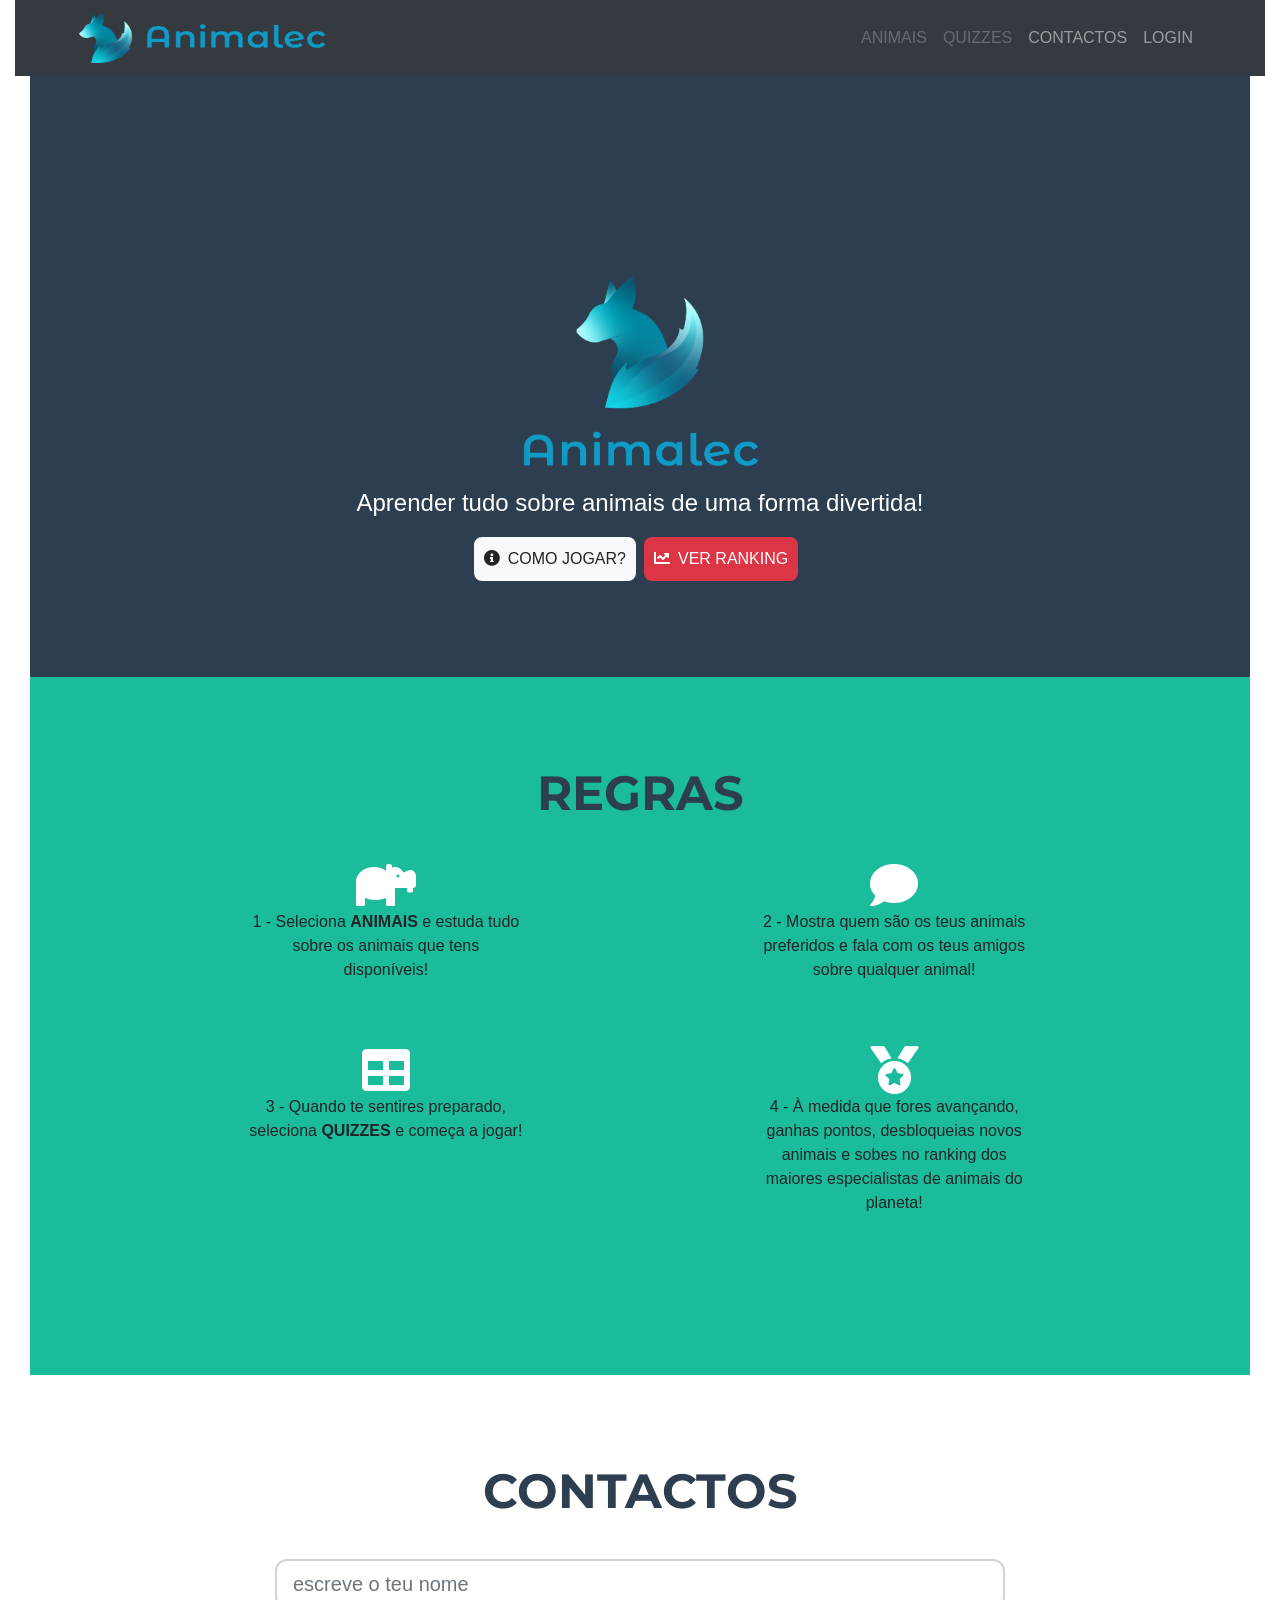
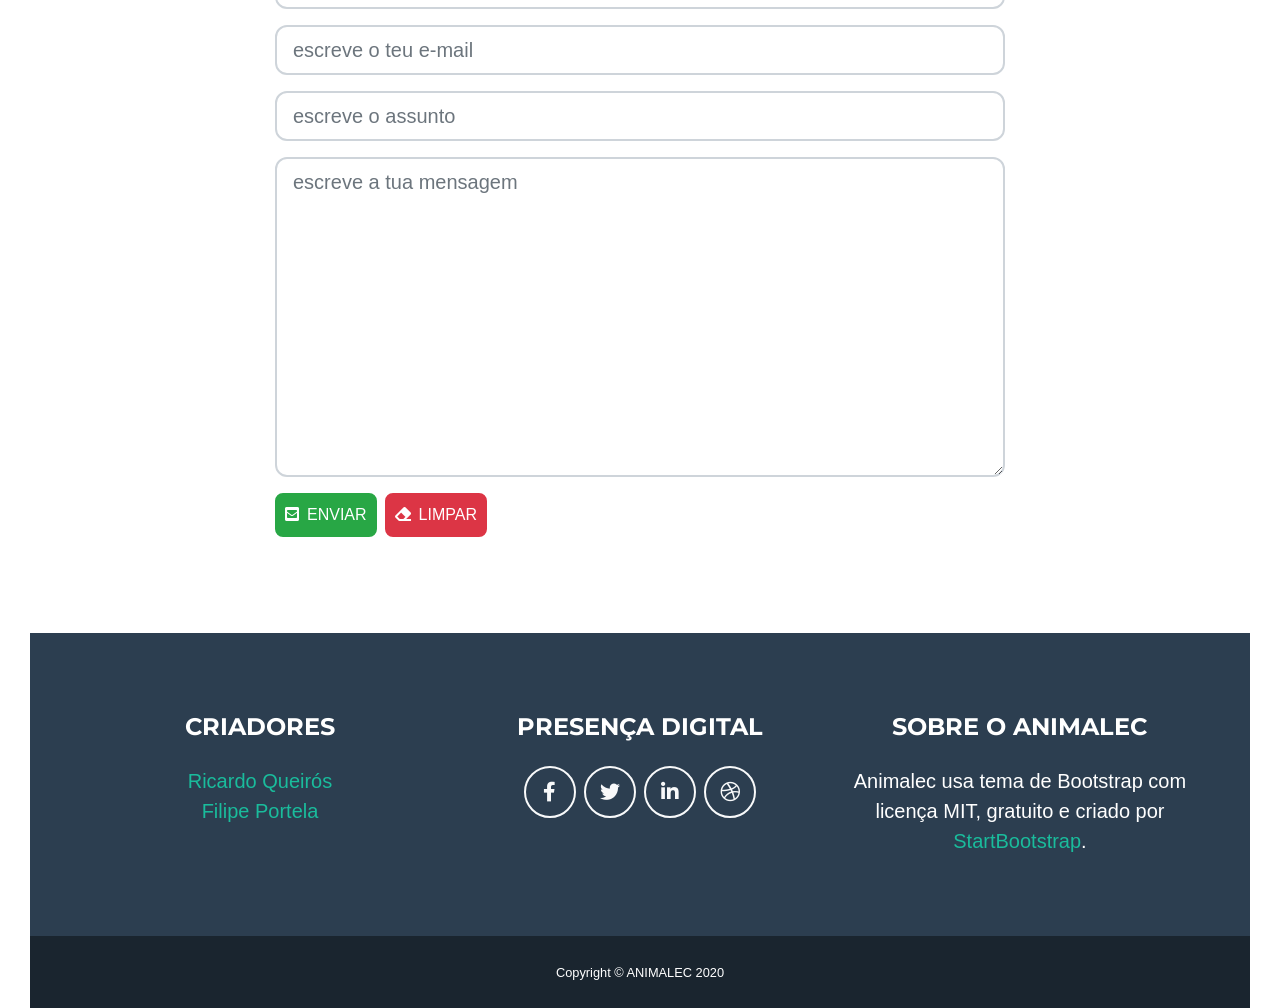
<file: prototipo/index.html>
<!DOCTYPE html>
<html lang="pt-PT">
<head>
  <meta charset="utf-8">
  <meta http-equiv="X-UA-Compatible" content="IE=edge">
  <meta name="viewport" content="width=device-width,initial-scale=1.0">
  <link rel="icon" href="img/animalec.ico">
  <title>ANIMALEC</title>
  <link href="https://fonts.googleapis.com/css?family=Montserrat:400,700" rel="stylesheet" type="text/css">
  <link rel="stylesheet" href="https://cdnjs.cloudflare.com/ajax/libs/font-awesome/5.6.3/css/all.min.css">
  <!-- Theme CSS (igual ao public/css/animalec.css do Animalec) -->
  <link href="css/animalec.css" rel="stylesheet">
  <link href="css/prototipo.css" rel="stylesheet">
  <script src="js/sweetalert2.all.min.js" defer></script>
  <script src="js/dados.js" defer></script>
  <script src="js/app.js" defer></script>
</head>
<body data-pagina="home">
  <a class="sr-only sr-only-focusable" href="#conteudo">Saltar para o conteúdo</a>
  <!-- App.vue -->
  <div class="container-fluid" id="app">
    <!-- NavBar.vue -->
    <header>
      <nav class="navbar navbar-dark bg-dark navbar-expand-lg" aria-label="Navegação principal">
        <a href="index.html" class="navbar-brand ml-5"><img src="img/animalec_line.png" alt="Animalec" title="Página principal do Animalec" style="width: 250px; height: 50px;"></a>
        <button type="button" aria-label="Toggle navigation" aria-controls="nav-collapse" aria-expanded="false" class="navbar-toggler"><span class="navbar-toggler-icon"></span></button>
        <div id="nav-collapse" class="navbar-collapse collapse">
          <ul class="navbar-nav ml-auto mr-5">
            <li class="nav-item"><a href="#" class="nav-link" data-fora="Animais (área do utilizador)">ANIMAIS</a></li>
            <li class="nav-item"><a href="#" class="nav-link" data-fora="Quizzes (área do utilizador)">QUIZZES</a></li>
            <li class="nav-item"><a href="index.html#contacts" class="nav-link">CONTACTOS</a></li>
            <li class="nav-item" id="nav-admin" hidden><a href="admin.html" class="nav-link">ADMIN</a></li>
            <li class="nav-item" id="nav-login"><a href="login.html" class="nav-link">LOGIN</a></li>
          </ul>
        </div>
      </nav>
    </header>
    <main id="conteudo">
      <!-- Home.vue -->
      <div class="container-fluid"><header class="masthead bg-secondary text-white text-center"><div class="row"><div class="col"><img src="img/animalec.png" alt="Animalec" class="masthead-avatar mb-2"><p class="masthead-subheading font-weight-light"> Aprender tudo sobre animais de uma forma divertida! </p></div></div><div class="row"><div class="col"><a target="_self" href="#rules" class="btn p-2 mr-2 btn-light"><i class="fas fa-info-circle mr-2"></i>COMO JOGAR? </a><button type="button" class="btn p-2 mr-2 btn-danger" data-fora="Ranking"><i class="fas fa-chart-line mr-2"></i>VER RANKING </button></div></div></header><section id="rules" class="page-section bg-primary"><div class="container-fluid"><h4 class="page-section-heading text-center text-uppercase text-secondary mb-5"> REGRAS </h4><div class="row mt-5 mb-5"><div class="col-2"></div><div class="text-center col"><i class="fas fa-hippo fa-3x" style="color: white;"></i><p> 1 - Seleciona <strong>ANIMAIS</strong> e estuda tudo sobre os animais que tens disponíveis! </p></div><div class="col-2"></div><div class="text-center col"><i class="fas fa-comment fa-3x" style="color: white;"></i><p>2 - Mostra quem são os teus animais preferidos e fala com os teus amigos sobre qualquer animal! </p></div><div class="col-2"></div></div><div class="row mb-5"><div class="col-2"></div><div class="text-center col"><i class="fas fa-table fa-3x" style="color: white;"></i><p>3 - Quando te sentires preparado, seleciona <strong>QUIZZES </strong>e começa a jogar! </p></div><div class="col-2"></div><div class="text-center col"><i class="fas fa-medal fa-3x" style="color: white;"></i><p>4 - À medida que fores avançando, ganhas pontos, desbloqueias novos animais e sobes no ranking dos maiores especialistas de animais do planeta!</p></div><div class="col-2"></div></div></div></section><section id="contacts" class="page-section"><div class="container"><h2 class="page-section-heading text-center text-uppercase text-secondary mb-5"> CONTACTOS </h2><form data-fora="Envio de contactos"><div class="row"><div class="col-2"></div><div class="col-8"><div class="form-group"><input type="text" id="txtName" placeholder="escreve o teu nome" required="required" class="form-control form-control-lg" aria-label="Nome"></div><div class="form-group"><input type="email" id="txtEmail" placeholder="escreve o teu e-mail" required="required" class="form-control form-control-lg" aria-label="E-mail"></div><div class="form-group"><input type="text" id="txtSubject" placeholder="escreve o assunto" required="required" class="form-control form-control-lg" aria-label="Assunto"></div><div class="form-group"><textarea id="txtDescription" placeholder="escreve a tua mensagem" cols="30" rows="10" class="form-control form-control-lg" aria-label="Mensagem"></textarea></div></div><div class="col-2"></div></div><div class="row"><div class="col-2"></div><div class="col"><button type="submit" class="btn p-2 mr-2 btn-success"><i class="fas fa-envelope-square mr-2"></i>ENVIAR </button><button type="reset" class="btn p-2 btn-danger"><i class="fas fa-eraser mr-2"></i>LIMPAR </button></div><div class="col-2"></div></div></form></div></section><footer class="footer text-center"><div class="container"><div class="row"><div class="col-lg-4 mb-5 mb-lg-0"><h4 class="text-uppercase mb-4">Criadores</h4><p class="lead mb-0"><a href="mailto:ricardo.queiros@gmail.com" target="_blank">Ricardo Queirós</a><br><a href="mailto:filipeportela@iotech.pt" target="_blank">Filipe Portela</a></p></div><div class="col-lg-4 mb-5 mb-lg-0"><h4 class="text-uppercase mb-4">PRESENÇA DIGITAL</h4><a href="#" class="btn btn-outline-light btn-social mx-1" aria-label="Facebook"><i class="fab fa-fw fa-facebook-f"></i></a><a href="#" class="btn btn-outline-light btn-social mx-1" aria-label="Twitter"><i class="fab fa-fw fa-twitter"></i></a><a href="#" class="btn btn-outline-light btn-social mx-1" aria-label="LinkedIn"><i class="fab fa-fw fa-linkedin-in"></i></a><a href="#" class="btn btn-outline-light btn-social mx-1" aria-label="Dribbble"><i class="fab fa-fw fa-dribbble"></i></a></div><div class="col-lg-4"><h4 class="text-uppercase mb-4">Sobre o Animalec</h4><p class="lead mb-0"> Animalec usa tema de Bootstrap com licença MIT, gratuito e criado por <a href="http://startbootstrap.com" target="_blank">StartBootstrap</a>. </p></div></div></div></footer><section class="copyright py-4 text-center text-white"><div class="container"><small>Copyright © ANIMALEC 2020</small></div></section></div>
    </main>
  </div>
</body>
</html>
</file>
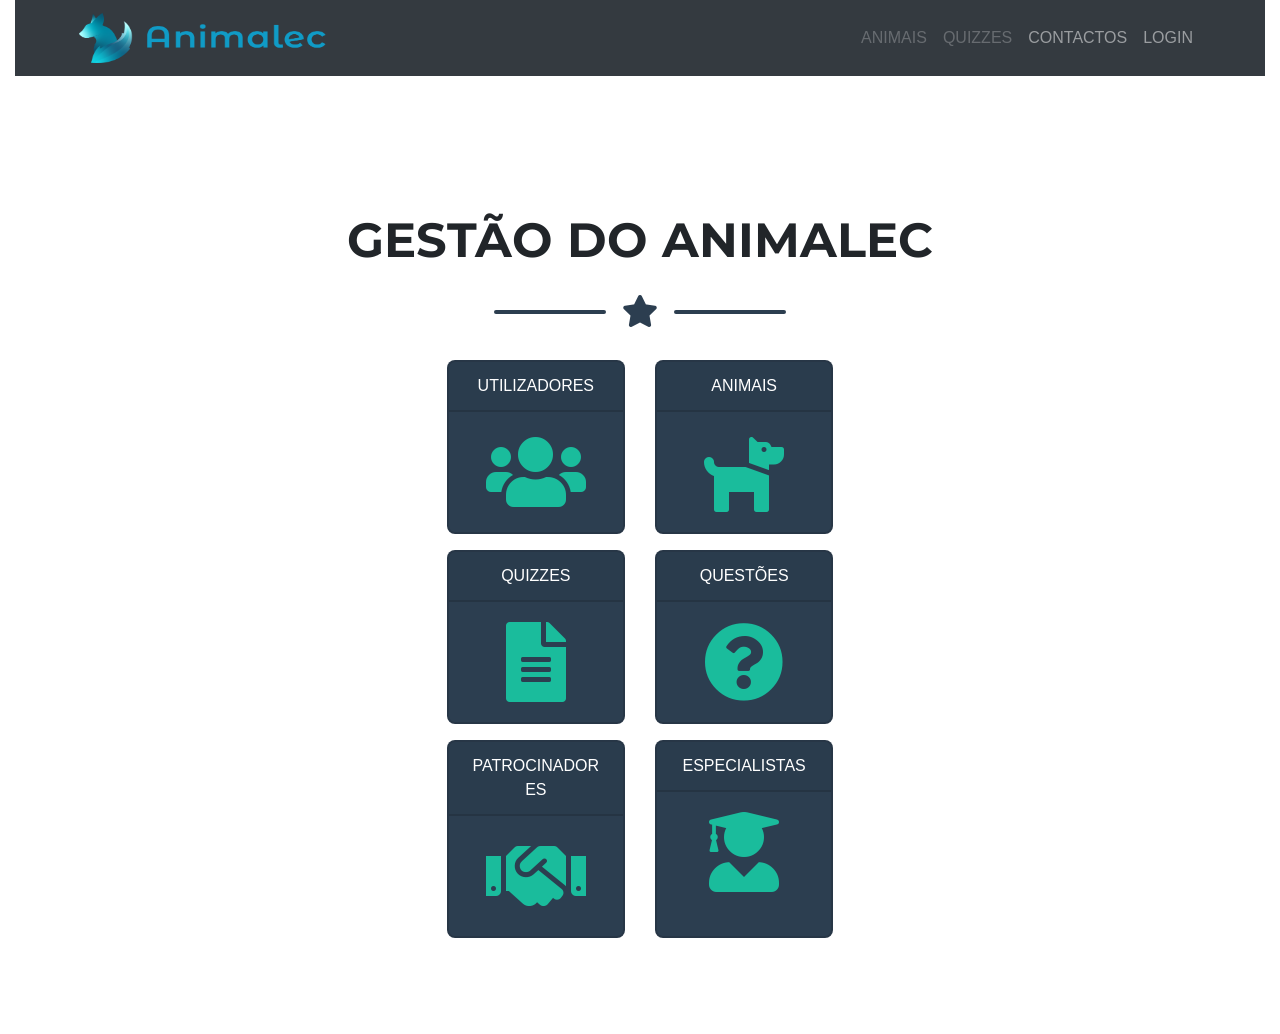
<file: prototipo/admin.html>
<!DOCTYPE html>
<html lang="pt-PT">
<head>
  <meta charset="utf-8">
  <meta http-equiv="X-UA-Compatible" content="IE=edge">
  <meta name="viewport" content="width=device-width,initial-scale=1.0">
  <link rel="icon" href="img/animalec.ico">
  <title>ANIMALEC</title>
  <link href="https://fonts.googleapis.com/css?family=Montserrat:400,700" rel="stylesheet" type="text/css">
  <link rel="stylesheet" href="https://cdnjs.cloudflare.com/ajax/libs/font-awesome/5.6.3/css/all.min.css">
  <!-- Theme CSS (igual ao public/css/animalec.css do Animalec) -->
  <link href="css/animalec.css" rel="stylesheet">
  <link href="css/prototipo.css" rel="stylesheet">
  <script src="js/sweetalert2.all.min.js" defer></script>
  <script src="js/dados.js" defer></script>
  <script src="js/app.js" defer></script>
</head>
<body data-pagina="admin">
  <a class="sr-only sr-only-focusable" href="#conteudo">Saltar para o conteúdo</a>
  <!-- App.vue -->
  <div class="container-fluid" id="app">
    <!-- NavBar.vue -->
    <header>
      <nav class="navbar navbar-dark bg-dark navbar-expand-lg" aria-label="Navegação principal">
        <a href="index.html" class="navbar-brand ml-5"><img src="img/animalec_line.png" alt="Animalec" title="Página principal do Animalec" style="width: 250px; height: 50px;"></a>
        <button type="button" aria-label="Toggle navigation" aria-controls="nav-collapse" aria-expanded="false" class="navbar-toggler"><span class="navbar-toggler-icon"></span></button>
        <div id="nav-collapse" class="navbar-collapse collapse">
          <ul class="navbar-nav ml-auto mr-5">
            <li class="nav-item"><a href="#" class="nav-link" data-fora="Animais (área do utilizador)">ANIMAIS</a></li>
            <li class="nav-item"><a href="#" class="nav-link" data-fora="Quizzes (área do utilizador)">QUIZZES</a></li>
            <li class="nav-item"><a href="index.html#contacts" class="nav-link">CONTACTOS</a></li>
            <li class="nav-item" id="nav-admin" hidden><a href="admin.html" class="nav-link">ADMIN</a></li>
            <li class="nav-item" id="nav-login"><a href="login.html" class="nav-link">LOGIN</a></li>
          </ul>
        </div>
      </nav>
    </header>
    <main id="conteudo">
      <section class="page-section">
        <div class="container-fluid">
          <!-- HeaderPage.vue -->
          <header class="container">
            <div class="row text-center"><div class="col"><h1 class="page-section-heading mt-5">GESTÃO DO ANIMALEC</h1></div></div>
            <div class="row text-center"><div class="col">
              <div class="divider-custom" aria-hidden="true"><div class="divider-custom-line"></div><div class="divider-custom-icon"><i class="fas fa-star"></i></div><div class="divider-custom-line"></div></div>
            </div></div>
          </header>
          <div class="row">
            <div class="col-4"></div>
            <div class="col-4">
              <!-- AdminOptionBox.vue -->
              <nav aria-label="Entidades geridas pelo administrador">
              <div class="card-deck">
                <div class="card text-center bg-secondary text-white"><div class="card-header"><div>UTILIZADORES</div></div><div class="card-body"><a href="users.html" aria-label="Gestão de utilizadores"><i class="fas fa-users fa-5x"></i></a></div></div>
                <div class="card text-center bg-secondary text-white"><div class="card-header"><div>ANIMAIS</div></div><div class="card-body"><a href="animals.html" aria-label="Gestão de animais"><i class="fas fa-dog fa-5x"></i></a></div></div>
              </div>
              <div class="mt-3 card-deck">
                <div class="card text-center bg-secondary text-white"><div class="card-header"><div>QUIZZES</div></div><div class="card-body"><a href="quizzes.html" aria-label="Gestão de quizzes"><i class="fas fa-file-alt fa-5x"></i></a></div></div>
                <div class="card text-center bg-secondary text-white"><div class="card-header"><div>QUESTÕES</div></div><div class="card-body"><a href="questions.html" aria-label="Gestão de questões"><i class="fas fa-question-circle fa-5x"></i></a></div></div>
              </div>
              <!-- NOVO (Tarefa 3.1 b): duas AdminOptionBox para as novas entidades -->
              <div class="mt-3 card-deck">
                <div class="card text-center bg-secondary text-white"><div class="card-header"><div>PATROCINADORES</div></div><div class="card-body"><a href="sponsors.html" aria-label="Gestão de patrocinadores"><i class="fas fa-handshake fa-5x"></i></a></div></div>
                <div class="card text-center bg-secondary text-white"><div class="card-header"><div>ESPECIALISTAS</div></div><div class="card-body"><a href="experts.html" aria-label="Gestão de especialistas"><i class="fas fa-user-graduate fa-5x"></i></a></div></div>
              </div>
              </nav>
            </div>
            <div class="col-4"></div>
          </div>
        </div>
      </section>
    </main>
  </div>
</body>
</html>
</file>
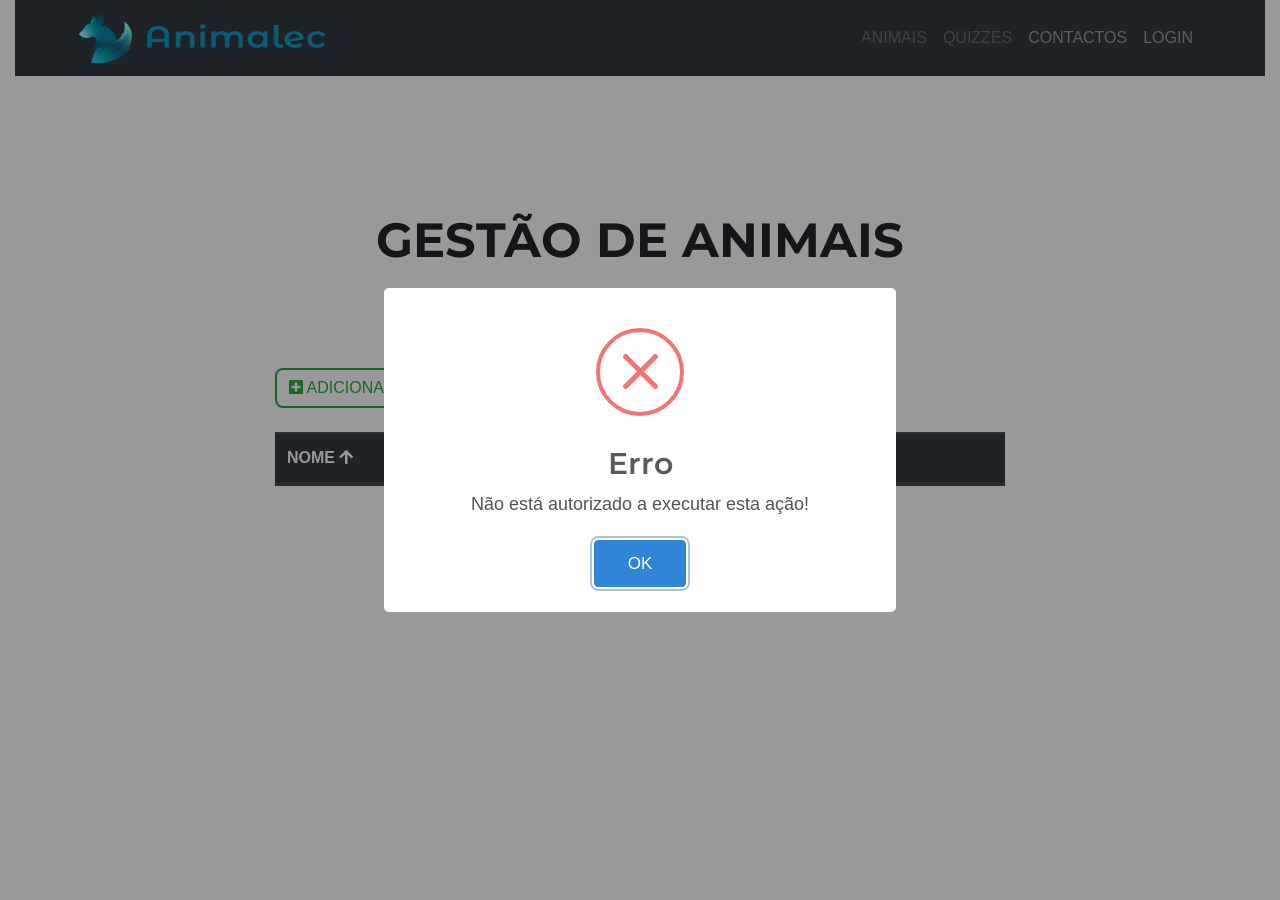
<file: prototipo/animals.html>
<!DOCTYPE html>
<html lang="pt-PT">
<head>
  <meta charset="utf-8">
  <meta http-equiv="X-UA-Compatible" content="IE=edge">
  <meta name="viewport" content="width=device-width,initial-scale=1.0">
  <link rel="icon" href="img/animalec.ico">
  <title>ANIMALEC</title>
  <link href="https://fonts.googleapis.com/css?family=Montserrat:400,700" rel="stylesheet" type="text/css">
  <link rel="stylesheet" href="https://cdnjs.cloudflare.com/ajax/libs/font-awesome/5.6.3/css/all.min.css">
  <!-- Theme CSS (igual ao public/css/animalec.css do Animalec) -->
  <link href="css/animalec.css" rel="stylesheet">
  <link href="css/prototipo.css" rel="stylesheet">
  <script src="js/sweetalert2.all.min.js" defer></script>
  <script src="js/dados.js" defer></script>
  <script src="js/app.js" defer></script>
</head>
<body data-pagina="animals">
  <a class="sr-only sr-only-focusable" href="#conteudo">Saltar para o conteúdo</a>
  <!-- App.vue -->
  <div class="container-fluid" id="app">
    <!-- NavBar.vue -->
    <header>
      <nav class="navbar navbar-dark bg-dark navbar-expand-lg" aria-label="Navegação principal">
        <a href="index.html" class="navbar-brand ml-5"><img src="img/animalec_line.png" alt="Animalec" title="Página principal do Animalec" style="width: 250px; height: 50px;"></a>
        <button type="button" aria-label="Toggle navigation" aria-controls="nav-collapse" aria-expanded="false" class="navbar-toggler"><span class="navbar-toggler-icon"></span></button>
        <div id="nav-collapse" class="navbar-collapse collapse">
          <ul class="navbar-nav ml-auto mr-5">
            <li class="nav-item"><a href="#" class="nav-link" data-fora="Animais (área do utilizador)">ANIMAIS</a></li>
            <li class="nav-item"><a href="#" class="nav-link" data-fora="Quizzes (área do utilizador)">QUIZZES</a></li>
            <li class="nav-item"><a href="index.html#contacts" class="nav-link">CONTACTOS</a></li>
            <li class="nav-item" id="nav-admin" hidden><a href="admin.html" class="nav-link">ADMIN</a></li>
            <li class="nav-item" id="nav-login"><a href="login.html" class="nav-link">LOGIN</a></li>
          </ul>
        </div>
      </nav>
    </header>
    <main id="conteudo">
      <section class="page-section">
        <div class="container">
          <!-- HeaderPage.vue -->
          <header class="container">
            <div class="row text-center"><div class="col"><h1 class="page-section-heading mt-5">GESTÃO DE ANIMAIS</h1></div></div>
            <div class="row text-center"><div class="col">
              <div class="divider-custom" aria-hidden="true"><div class="divider-custom-line"></div><div class="divider-custom-icon"><i class="fas fa-star"></i></div><div class="divider-custom-line"></div></div>
            </div></div>
          </header>
          <!--MENU TOPO-->
          <div class="row mb-4">
            <div class="col-2"></div>
            <div class="col">
              <button type="button" class="btn btn-outline-success mr-2 mt-2" data-fora="ADICIONAR ANIMAL"><i class="fas fa-plus-square"></i> ADICIONAR ANIMAL </button>
              <a href="admin.html" class="btn btn-outline-info mr-2 mt-2"><i class="fas fa-bars"></i> MENU PRINCIPAL </a>
            </div>
            <div class="col-2"></div>
          </div>
          <!--TABLE-->
          <div class="row">
            <div class="col-2"></div>
            <div class="col">
              <table class="table table-striped" id="tabela">
                <caption class="sr-only">Lista de animais</caption>
                <thead class="thead-dark">
                  <tr>
                    <th scope="col" aria-sort="ascending"> NOME <i class="fas fa-arrow-up" role="button" tabindex="0" aria-label="Ordenar por nome" data-ordenar></i></th>
                    <th scope="col">GRUPO</th>
                    <th scope="col">NÍVEL</th>
                    <th scope="col">AÇÕES</th>
                  </tr>
                </thead>
                <tbody></tbody>
              </table>
            </div>
            <div class="col-2"></div>
          </div>
        </div>
      </section>
    </main>
  </div>
</body>
</html>
</file>
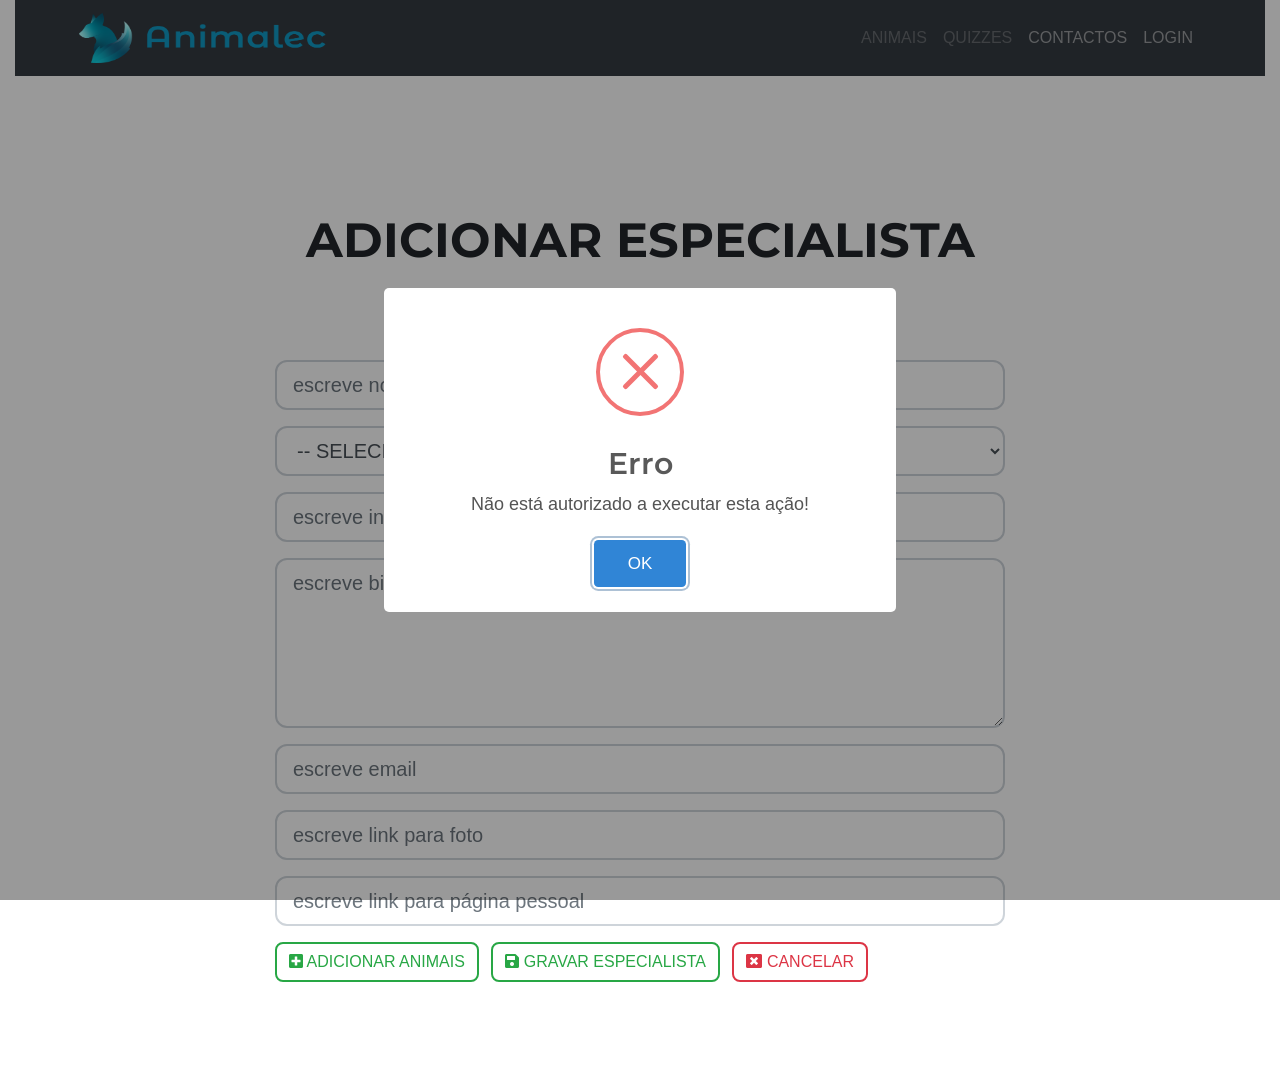
<file: prototipo/expert-form.html>
<!DOCTYPE html>
<html lang="pt-PT">
<head>
  <meta charset="utf-8">
  <meta http-equiv="X-UA-Compatible" content="IE=edge">
  <meta name="viewport" content="width=device-width,initial-scale=1.0">
  <link rel="icon" href="img/animalec.ico">
  <title>ANIMALEC</title>
  <link href="https://fonts.googleapis.com/css?family=Montserrat:400,700" rel="stylesheet" type="text/css">
  <link rel="stylesheet" href="https://cdnjs.cloudflare.com/ajax/libs/font-awesome/5.6.3/css/all.min.css">
  <!-- Theme CSS (igual ao public/css/animalec.css do Animalec) -->
  <link href="css/animalec.css" rel="stylesheet">
  <link href="css/prototipo.css" rel="stylesheet">
  <script src="js/sweetalert2.all.min.js" defer></script>
  <script src="js/dados.js" defer></script>
  <script src="js/app.js" defer></script>
</head>
<body data-pagina="expert-form">
  <a class="sr-only sr-only-focusable" href="#conteudo">Saltar para o conteúdo</a>
  <!-- App.vue -->
  <div class="container-fluid" id="app">
    <!-- NavBar.vue -->
    <header>
      <nav class="navbar navbar-dark bg-dark navbar-expand-lg" aria-label="Navegação principal">
        <a href="index.html" class="navbar-brand ml-5"><img src="img/animalec_line.png" alt="Animalec" title="Página principal do Animalec" style="width: 250px; height: 50px;"></a>
        <button type="button" aria-label="Toggle navigation" aria-controls="nav-collapse" aria-expanded="false" class="navbar-toggler"><span class="navbar-toggler-icon"></span></button>
        <div id="nav-collapse" class="navbar-collapse collapse">
          <ul class="navbar-nav ml-auto mr-5">
            <li class="nav-item"><a href="#" class="nav-link" data-fora="Animais (área do utilizador)">ANIMAIS</a></li>
            <li class="nav-item"><a href="#" class="nav-link" data-fora="Quizzes (área do utilizador)">QUIZZES</a></li>
            <li class="nav-item"><a href="index.html#contacts" class="nav-link">CONTACTOS</a></li>
            <li class="nav-item" id="nav-admin" hidden><a href="admin.html" class="nav-link">ADMIN</a></li>
            <li class="nav-item" id="nav-login"><a href="login.html" class="nav-link">LOGIN</a></li>
          </ul>
        </div>
      </nav>
    </header>
    <main id="conteudo">
      <section class="page-section">
        <div class="container">
          <!-- HeaderPage.vue -->
          <header class="container">
            <div class="row text-center"><div class="col"><h1 class="page-section-heading mt-5" id="titulo-form">ADICIONAR ESPECIALISTA</h1></div></div>
            <div class="row text-center"><div class="col">
              <div class="divider-custom" aria-hidden="true"><div class="divider-custom-line"></div><div class="divider-custom-icon"><i class="fas fa-star"></i></div><div class="divider-custom-line"></div></div>
            </div></div>
          </header>
          <!--FORM-->
          <div class="row">
            <div class="col-2"></div>
            <div class="col-8">
              <form id="formulario" data-entidade="experts" data-lista="experts.html" data-nome="Especialista">
                <div class="form-group">
                  <label for="name" class="sr-only">Nome</label>
                  <input type="text" id="name" name="name" class="form-control form-control-lg" placeholder="escreve nome" maxlength="80" required>
                </div>
                <div class="form-group">
                  <label for="specialty" class="sr-only">Especialidade</label>
                  <select id="specialty" name="specialty" class="form-control form-control-lg" required>
                    <option value="">-- SELECIONA ESPECIALIDADE --</option>
                    <option value="anfibio">ANFÍBIO</option>
                    <option value="ave">AVE</option>
                    <option value="mamifero">MAMÍFERO</option>
                    <option value="peixe">PEIXE</option>
                    <option value="reptil">RÉPTIL</option>
                  </select>
                </div>
                <div class="form-group">
                  <label for="institution" class="sr-only">Instituição</label>
                  <input type="text" id="institution" name="institution" class="form-control form-control-lg" placeholder="escreve instituição" list="instituicoes" required>
                </div>
                <datalist id="instituicoes"><option value="Instituto de Zoologia do Norte"><option value="Centro de Estudos de Aves"><option value="Universidade do Litoral"></datalist>
                <div class="form-group">
                  <label for="description" class="sr-only">Biografia</label>
                  <textarea id="description" name="description" class="form-control form-control-lg" placeholder="escreve biografia" cols="30" rows="5" maxlength="400"></textarea>
                </div>
                <div class="form-group">
                  <label for="email" class="sr-only">Email</label>
                  <input type="email" id="email" name="email" class="form-control form-control-lg" placeholder="escreve email" required>
                </div>
                <div class="form-group">
                  <label for="photo" class="sr-only">Link para a foto</label>
                  <input type="url" id="photo" name="photo" class="form-control form-control-lg" placeholder="escreve link para foto" >
                </div>
                <div class="form-group">
                  <label for="website" class="sr-only">Link para a página pessoal</label>
                  <input type="url" id="website" name="website" class="form-control form-control-lg" placeholder="escreve link para página pessoal" >
                </div>
                <!-- relação N:N com Animal: mesmo padrão da lista de questões de AddQuiz.vue -->
                <fieldset>
                  <legend class="sr-only">Animais associados</legend>
                  <div id="cabecalho-animais" hidden>
                    <div class="row">
                      <div class="col-md-9"><h4>Lista de animais</h4></div>
                      <div class="col-md-3"><h4>Ações</h4></div>
                    </div>
                  </div>
                  <div id="animais"></div>
                </fieldset>
                <button type="button" class="btn btn-outline-success mr-2" id="adicionar-animal"><i class="fas fa-plus-square"></i> ADICIONAR ANIMAIS</button>
                <button type="submit" class="btn btn-outline-success mr-2" id="submeter"><i class="fas fa-save"></i> GRAVAR ESPECIALISTA</button>
                <a href="experts.html" class="btn btn-outline-danger"><i class="fas fa-window-close"></i> CANCELAR</a>
              </form>
            </div>
            <div class="col-2"></div>
          </div>
        </div>
      </section>
    </main>
  </div>
</body>
</html>
</file>
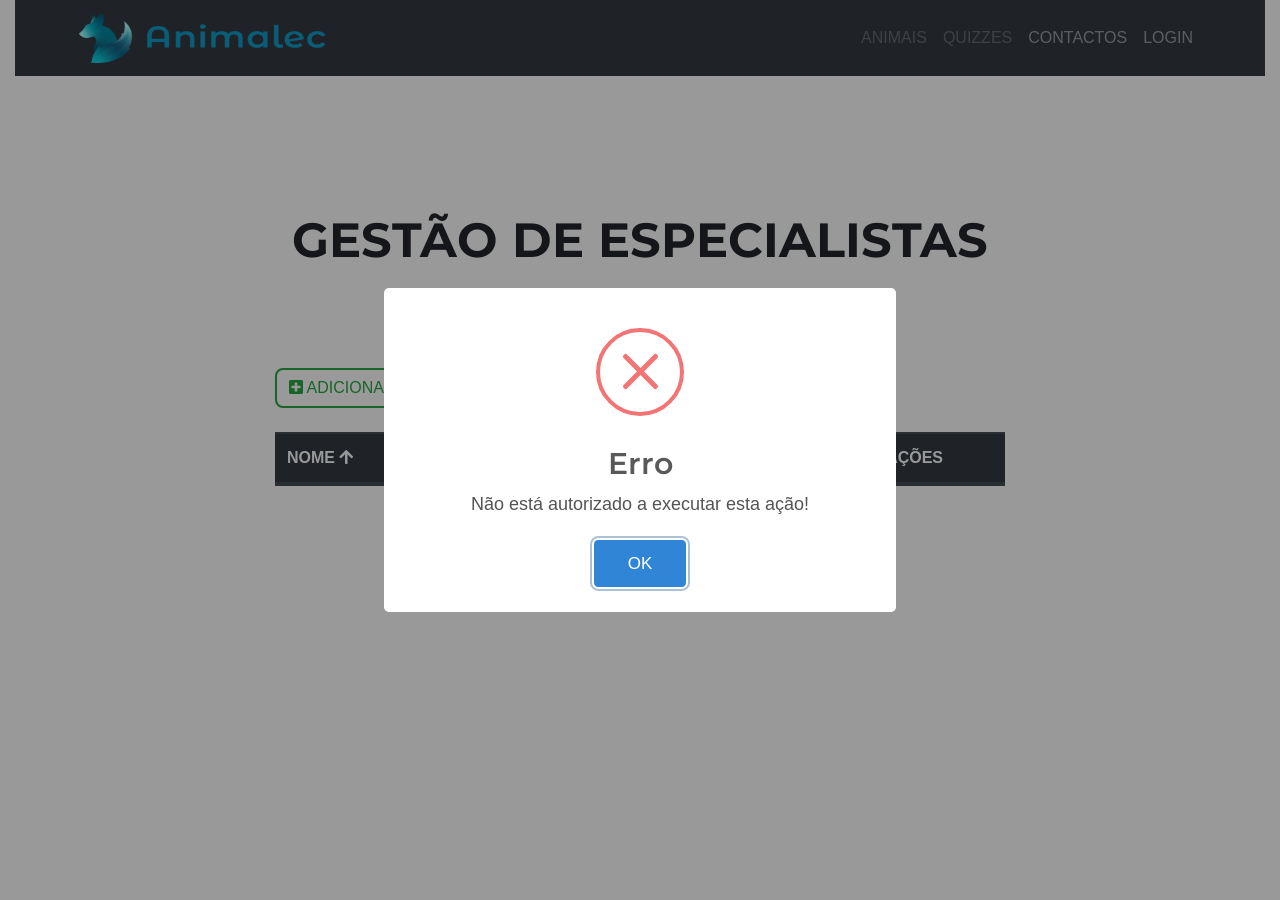
<file: prototipo/experts.html>
<!DOCTYPE html>
<html lang="pt-PT">
<head>
  <meta charset="utf-8">
  <meta http-equiv="X-UA-Compatible" content="IE=edge">
  <meta name="viewport" content="width=device-width,initial-scale=1.0">
  <link rel="icon" href="img/animalec.ico">
  <title>ANIMALEC</title>
  <link href="https://fonts.googleapis.com/css?family=Montserrat:400,700" rel="stylesheet" type="text/css">
  <link rel="stylesheet" href="https://cdnjs.cloudflare.com/ajax/libs/font-awesome/5.6.3/css/all.min.css">
  <!-- Theme CSS (igual ao public/css/animalec.css do Animalec) -->
  <link href="css/animalec.css" rel="stylesheet">
  <link href="css/prototipo.css" rel="stylesheet">
  <script src="js/sweetalert2.all.min.js" defer></script>
  <script src="js/dados.js" defer></script>
  <script src="js/app.js" defer></script>
</head>
<body data-pagina="experts">
  <a class="sr-only sr-only-focusable" href="#conteudo">Saltar para o conteúdo</a>
  <!-- App.vue -->
  <div class="container-fluid" id="app">
    <!-- NavBar.vue -->
    <header>
      <nav class="navbar navbar-dark bg-dark navbar-expand-lg" aria-label="Navegação principal">
        <a href="index.html" class="navbar-brand ml-5"><img src="img/animalec_line.png" alt="Animalec" title="Página principal do Animalec" style="width: 250px; height: 50px;"></a>
        <button type="button" aria-label="Toggle navigation" aria-controls="nav-collapse" aria-expanded="false" class="navbar-toggler"><span class="navbar-toggler-icon"></span></button>
        <div id="nav-collapse" class="navbar-collapse collapse">
          <ul class="navbar-nav ml-auto mr-5">
            <li class="nav-item"><a href="#" class="nav-link" data-fora="Animais (área do utilizador)">ANIMAIS</a></li>
            <li class="nav-item"><a href="#" class="nav-link" data-fora="Quizzes (área do utilizador)">QUIZZES</a></li>
            <li class="nav-item"><a href="index.html#contacts" class="nav-link">CONTACTOS</a></li>
            <li class="nav-item" id="nav-admin" hidden><a href="admin.html" class="nav-link">ADMIN</a></li>
            <li class="nav-item" id="nav-login"><a href="login.html" class="nav-link">LOGIN</a></li>
          </ul>
        </div>
      </nav>
    </header>
    <main id="conteudo">
      <section class="page-section">
        <div class="container">
          <!-- HeaderPage.vue -->
          <header class="container">
            <div class="row text-center"><div class="col"><h1 class="page-section-heading mt-5">GESTÃO DE ESPECIALISTAS</h1></div></div>
            <div class="row text-center"><div class="col">
              <div class="divider-custom" aria-hidden="true"><div class="divider-custom-line"></div><div class="divider-custom-icon"><i class="fas fa-star"></i></div><div class="divider-custom-line"></div></div>
            </div></div>
          </header>
          <!--MENU TOPO-->
          <div class="row mb-4">
            <div class="col-2"></div>
            <div class="col">
              <a href="expert-form.html" class="btn btn-outline-success mr-2 mt-2"><i class="fas fa-plus-square"></i> ADICIONAR ESPECIALISTA </a>
              <a href="admin.html" class="btn btn-outline-info mr-2 mt-2"><i class="fas fa-bars"></i> MENU PRINCIPAL </a>
            </div>
            <div class="col-2"></div>
          </div>
          <!--TABLE-->
          <div class="row">
            <div class="col-2"></div>
            <div class="col">
              <table class="table table-striped" id="tabela">
                <caption class="sr-only">Lista de especialistas</caption>
                <thead class="thead-dark">
                  <tr>
                    <th scope="col" aria-sort="ascending"> NOME <i class="fas fa-arrow-up" role="button" tabindex="0" aria-label="Ordenar por nome" data-ordenar></i></th>
                    <th scope="col">ESPECIALIDADE</th>
                    <th scope="col">INSTITUIÇÃO</th>
                    <th scope="col">AÇÕES</th>
                  </tr>
                </thead>
                <tbody></tbody>
              </table>
            </div>
            <div class="col-2"></div>
          </div>
        </div>
      </section>
    </main>
  </div>
</body>
</html>
</file>
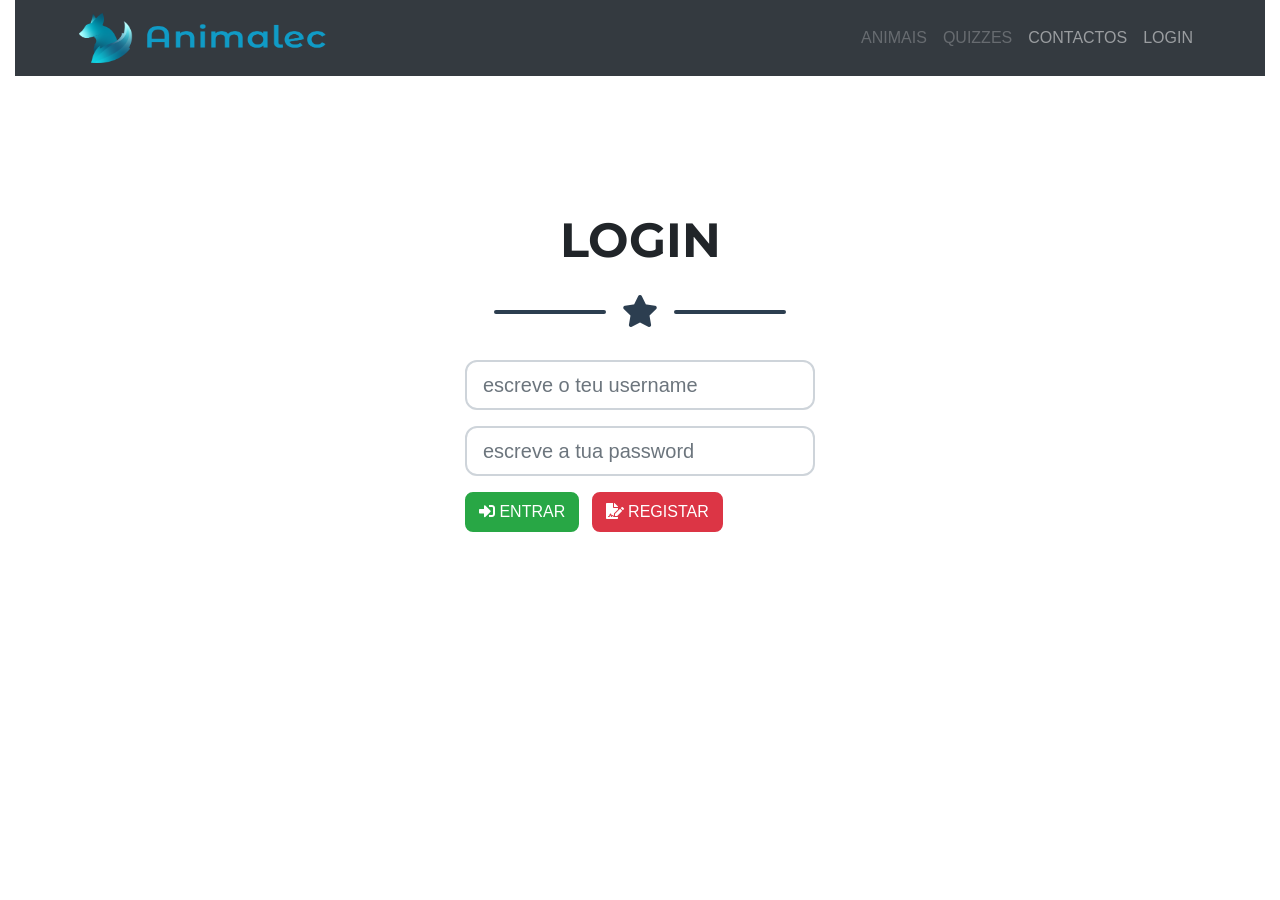
<file: prototipo/login.html>
<!DOCTYPE html>
<html lang="pt-PT">
<head>
  <meta charset="utf-8">
  <meta http-equiv="X-UA-Compatible" content="IE=edge">
  <meta name="viewport" content="width=device-width,initial-scale=1.0">
  <link rel="icon" href="img/animalec.ico">
  <title>ANIMALEC</title>
  <link href="https://fonts.googleapis.com/css?family=Montserrat:400,700" rel="stylesheet" type="text/css">
  <link rel="stylesheet" href="https://cdnjs.cloudflare.com/ajax/libs/font-awesome/5.6.3/css/all.min.css">
  <!-- Theme CSS (igual ao public/css/animalec.css do Animalec) -->
  <link href="css/animalec.css" rel="stylesheet">
  <link href="css/prototipo.css" rel="stylesheet">
  <script src="js/sweetalert2.all.min.js" defer></script>
  <script src="js/dados.js" defer></script>
  <script src="js/app.js" defer></script>
</head>
<body data-pagina="login">
  <a class="sr-only sr-only-focusable" href="#conteudo">Saltar para o conteúdo</a>
  <!-- App.vue -->
  <div class="container-fluid" id="app">
    <!-- NavBar.vue -->
    <header>
      <nav class="navbar navbar-dark bg-dark navbar-expand-lg" aria-label="Navegação principal">
        <a href="index.html" class="navbar-brand ml-5"><img src="img/animalec_line.png" alt="Animalec" title="Página principal do Animalec" style="width: 250px; height: 50px;"></a>
        <button type="button" aria-label="Toggle navigation" aria-controls="nav-collapse" aria-expanded="false" class="navbar-toggler"><span class="navbar-toggler-icon"></span></button>
        <div id="nav-collapse" class="navbar-collapse collapse">
          <ul class="navbar-nav ml-auto mr-5">
            <li class="nav-item"><a href="#" class="nav-link" data-fora="Animais (área do utilizador)">ANIMAIS</a></li>
            <li class="nav-item"><a href="#" class="nav-link" data-fora="Quizzes (área do utilizador)">QUIZZES</a></li>
            <li class="nav-item"><a href="index.html#contacts" class="nav-link">CONTACTOS</a></li>
            <li class="nav-item" id="nav-admin" hidden><a href="admin.html" class="nav-link">ADMIN</a></li>
            <li class="nav-item" id="nav-login"><a href="login.html" class="nav-link">LOGIN</a></li>
          </ul>
        </div>
      </nav>
    </header>
    <main id="conteudo">
      <section class="page-section">
        <div class="container">
          <!-- HeaderPage.vue -->
          <header class="container">
            <div class="row text-center"><div class="col"><h1 class="page-section-heading mt-5">LOGIN</h1></div></div>
            <div class="row text-center"><div class="col">
              <div class="divider-custom" aria-hidden="true"><div class="divider-custom-line"></div><div class="divider-custom-icon"><i class="fas fa-star"></i></div><div class="divider-custom-line"></div></div>
            </div></div>
          </header>
          <!--FORM-->
          <div class="row">
            <div class="col-4"></div>
            <div class="col-4">
              <form id="form-login">
                <div class="form-group">
                  <label for="exampleInputEmail1" class="sr-only">Username</label>
                  <input type="text" class="form-control form-control-lg" id="exampleInputEmail1" placeholder="escreve o teu username" required>
                </div>
                <div class="form-group">
                  <label for="exampleInputPassword1" class="sr-only">Password</label>
                  <input type="password" class="form-control form-control-lg" id="exampleInputPassword1" placeholder="escreve a tua password" required>
                </div>
                <button type="submit" class="btn btn-success mr-2"><i class="fas fa-sign-in-alt"></i> ENTRAR </button>
                <button type="button" class="btn btn-danger" data-fora="Registo"><i class="fas fa-file-signature"></i> REGISTAR </button>
              </form>
            </div>
            <div class="col-4"></div>
          </div>
        </div>
      </section>
    </main>
  </div>
</body>
</html>
</file>
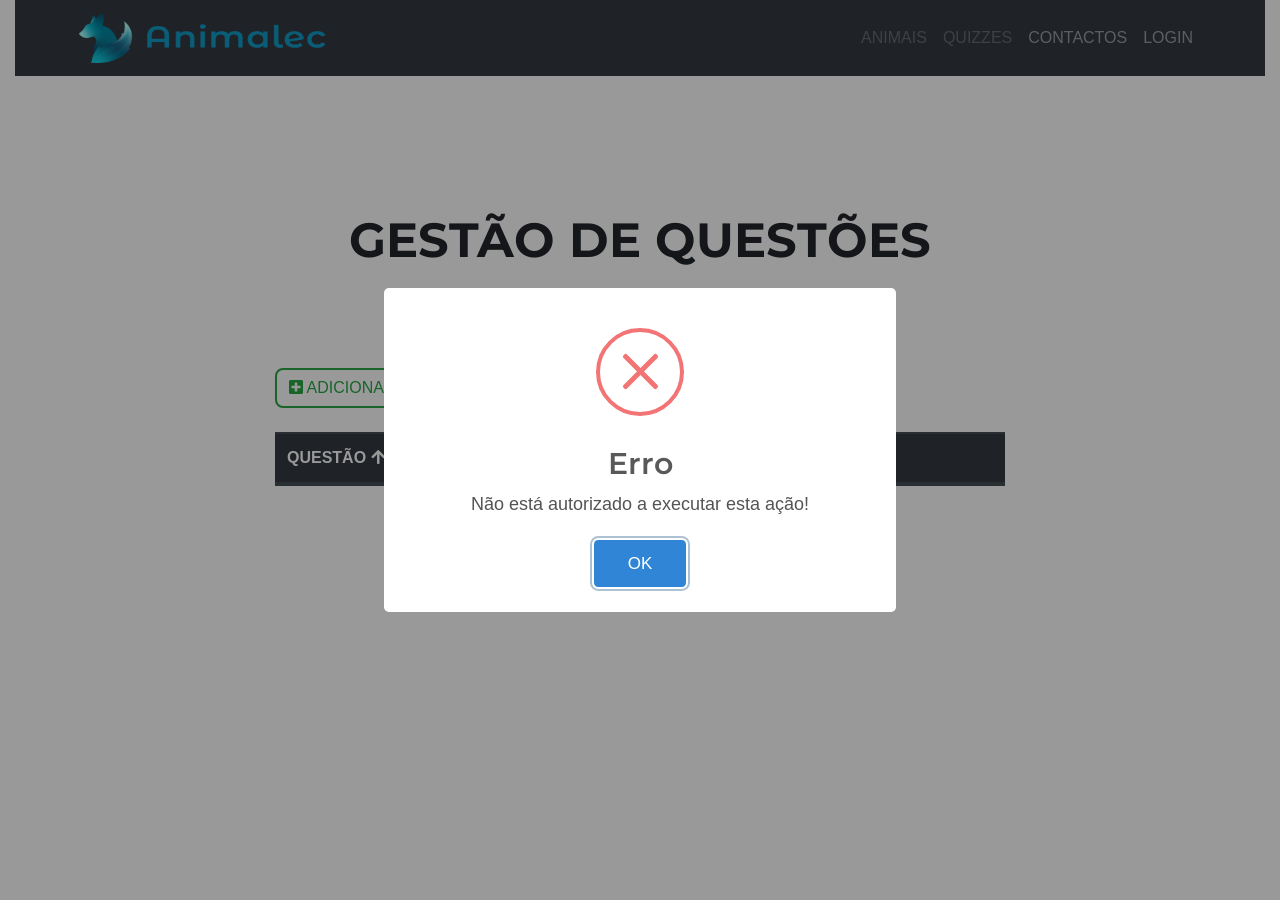
<file: prototipo/questions.html>
<!DOCTYPE html>
<html lang="pt-PT">
<head>
  <meta charset="utf-8">
  <meta http-equiv="X-UA-Compatible" content="IE=edge">
  <meta name="viewport" content="width=device-width,initial-scale=1.0">
  <link rel="icon" href="img/animalec.ico">
  <title>ANIMALEC</title>
  <link href="https://fonts.googleapis.com/css?family=Montserrat:400,700" rel="stylesheet" type="text/css">
  <link rel="stylesheet" href="https://cdnjs.cloudflare.com/ajax/libs/font-awesome/5.6.3/css/all.min.css">
  <!-- Theme CSS (igual ao public/css/animalec.css do Animalec) -->
  <link href="css/animalec.css" rel="stylesheet">
  <link href="css/prototipo.css" rel="stylesheet">
  <script src="js/sweetalert2.all.min.js" defer></script>
  <script src="js/dados.js" defer></script>
  <script src="js/app.js" defer></script>
</head>
<body data-pagina="questions">
  <a class="sr-only sr-only-focusable" href="#conteudo">Saltar para o conteúdo</a>
  <!-- App.vue -->
  <div class="container-fluid" id="app">
    <!-- NavBar.vue -->
    <header>
      <nav class="navbar navbar-dark bg-dark navbar-expand-lg" aria-label="Navegação principal">
        <a href="index.html" class="navbar-brand ml-5"><img src="img/animalec_line.png" alt="Animalec" title="Página principal do Animalec" style="width: 250px; height: 50px;"></a>
        <button type="button" aria-label="Toggle navigation" aria-controls="nav-collapse" aria-expanded="false" class="navbar-toggler"><span class="navbar-toggler-icon"></span></button>
        <div id="nav-collapse" class="navbar-collapse collapse">
          <ul class="navbar-nav ml-auto mr-5">
            <li class="nav-item"><a href="#" class="nav-link" data-fora="Animais (área do utilizador)">ANIMAIS</a></li>
            <li class="nav-item"><a href="#" class="nav-link" data-fora="Quizzes (área do utilizador)">QUIZZES</a></li>
            <li class="nav-item"><a href="index.html#contacts" class="nav-link">CONTACTOS</a></li>
            <li class="nav-item" id="nav-admin" hidden><a href="admin.html" class="nav-link">ADMIN</a></li>
            <li class="nav-item" id="nav-login"><a href="login.html" class="nav-link">LOGIN</a></li>
          </ul>
        </div>
      </nav>
    </header>
    <main id="conteudo">
      <section class="page-section">
        <div class="container">
          <!-- HeaderPage.vue -->
          <header class="container">
            <div class="row text-center"><div class="col"><h1 class="page-section-heading mt-5">GESTÃO DE QUESTÕES</h1></div></div>
            <div class="row text-center"><div class="col">
              <div class="divider-custom" aria-hidden="true"><div class="divider-custom-line"></div><div class="divider-custom-icon"><i class="fas fa-star"></i></div><div class="divider-custom-line"></div></div>
            </div></div>
          </header>
          <!--MENU TOPO-->
          <div class="row mb-4">
            <div class="col-2"></div>
            <div class="col">
              <button type="button" class="btn btn-outline-success mr-2 mt-2" data-fora="ADICIONAR QUESTÃO"><i class="fas fa-plus-square"></i> ADICIONAR QUESTÃO </button>
              <a href="admin.html" class="btn btn-outline-info mr-2 mt-2"><i class="fas fa-bars"></i> MENU PRINCIPAL </a>
            </div>
            <div class="col-2"></div>
          </div>
          <!--TABLE-->
          <div class="row">
            <div class="col-2"></div>
            <div class="col">
              <table class="table table-striped" id="tabela">
                <caption class="sr-only">Lista de questões</caption>
                <thead class="thead-dark">
                  <tr>
                    <th scope="col" aria-sort="ascending"> QUESTÃO <i class="fas fa-arrow-up" role="button" tabindex="0" aria-label="Ordenar por nome" data-ordenar></i></th>
                    <th scope="col">NÍVEL</th>
                    <th scope="col">AÇÕES</th>
                  </tr>
                </thead>
                <tbody></tbody>
              </table>
            </div>
            <div class="col-2"></div>
          </div>
        </div>
      </section>
    </main>
  </div>
</body>
</html>
</file>
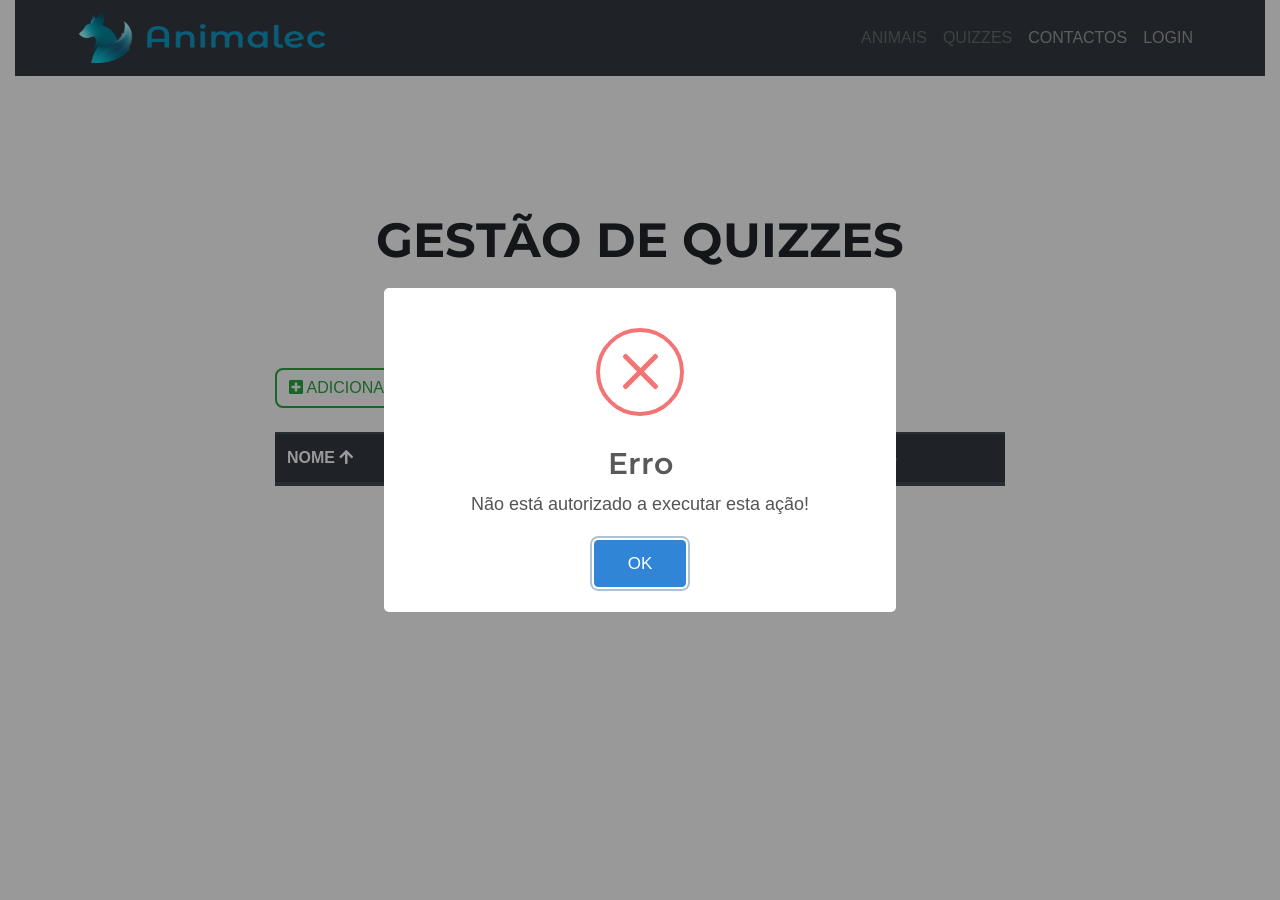
<file: prototipo/quizzes.html>
<!DOCTYPE html>
<html lang="pt-PT">
<head>
  <meta charset="utf-8">
  <meta http-equiv="X-UA-Compatible" content="IE=edge">
  <meta name="viewport" content="width=device-width,initial-scale=1.0">
  <link rel="icon" href="img/animalec.ico">
  <title>ANIMALEC</title>
  <link href="https://fonts.googleapis.com/css?family=Montserrat:400,700" rel="stylesheet" type="text/css">
  <link rel="stylesheet" href="https://cdnjs.cloudflare.com/ajax/libs/font-awesome/5.6.3/css/all.min.css">
  <!-- Theme CSS (igual ao public/css/animalec.css do Animalec) -->
  <link href="css/animalec.css" rel="stylesheet">
  <link href="css/prototipo.css" rel="stylesheet">
  <script src="js/sweetalert2.all.min.js" defer></script>
  <script src="js/dados.js" defer></script>
  <script src="js/app.js" defer></script>
</head>
<body data-pagina="quizzes">
  <a class="sr-only sr-only-focusable" href="#conteudo">Saltar para o conteúdo</a>
  <!-- App.vue -->
  <div class="container-fluid" id="app">
    <!-- NavBar.vue -->
    <header>
      <nav class="navbar navbar-dark bg-dark navbar-expand-lg" aria-label="Navegação principal">
        <a href="index.html" class="navbar-brand ml-5"><img src="img/animalec_line.png" alt="Animalec" title="Página principal do Animalec" style="width: 250px; height: 50px;"></a>
        <button type="button" aria-label="Toggle navigation" aria-controls="nav-collapse" aria-expanded="false" class="navbar-toggler"><span class="navbar-toggler-icon"></span></button>
        <div id="nav-collapse" class="navbar-collapse collapse">
          <ul class="navbar-nav ml-auto mr-5">
            <li class="nav-item"><a href="#" class="nav-link" data-fora="Animais (área do utilizador)">ANIMAIS</a></li>
            <li class="nav-item"><a href="#" class="nav-link" data-fora="Quizzes (área do utilizador)">QUIZZES</a></li>
            <li class="nav-item"><a href="index.html#contacts" class="nav-link">CONTACTOS</a></li>
            <li class="nav-item" id="nav-admin" hidden><a href="admin.html" class="nav-link">ADMIN</a></li>
            <li class="nav-item" id="nav-login"><a href="login.html" class="nav-link">LOGIN</a></li>
          </ul>
        </div>
      </nav>
    </header>
    <main id="conteudo">
      <section class="page-section">
        <div class="container">
          <!-- HeaderPage.vue -->
          <header class="container">
            <div class="row text-center"><div class="col"><h1 class="page-section-heading mt-5">GESTÃO DE QUIZZES</h1></div></div>
            <div class="row text-center"><div class="col">
              <div class="divider-custom" aria-hidden="true"><div class="divider-custom-line"></div><div class="divider-custom-icon"><i class="fas fa-star"></i></div><div class="divider-custom-line"></div></div>
            </div></div>
          </header>
          <!--MENU TOPO-->
          <div class="row mb-4">
            <div class="col-2"></div>
            <div class="col">
              <button type="button" class="btn btn-outline-success mr-2 mt-2" data-fora="ADICIONAR QUIZ"><i class="fas fa-plus-square"></i> ADICIONAR QUIZ </button>
              <a href="admin.html" class="btn btn-outline-info mr-2 mt-2"><i class="fas fa-bars"></i> MENU PRINCIPAL </a>
            </div>
            <div class="col-2"></div>
          </div>
          <!--TABLE-->
          <div class="row">
            <div class="col-2"></div>
            <div class="col">
              <table class="table table-striped" id="tabela">
                <caption class="sr-only">Lista de quizzes</caption>
                <thead class="thead-dark">
                  <tr>
                    <th scope="col" aria-sort="ascending"> NOME <i class="fas fa-arrow-up" role="button" tabindex="0" aria-label="Ordenar por nome" data-ordenar></i></th>
                    <th scope="col">NÍVEL</th>
                    <th scope="col">PONTOS</th>
                    <th scope="col">AÇÕES</th>
                  </tr>
                </thead>
                <tbody></tbody>
              </table>
            </div>
            <div class="col-2"></div>
          </div>
        </div>
      </section>
    </main>
  </div>
</body>
</html>
</file>
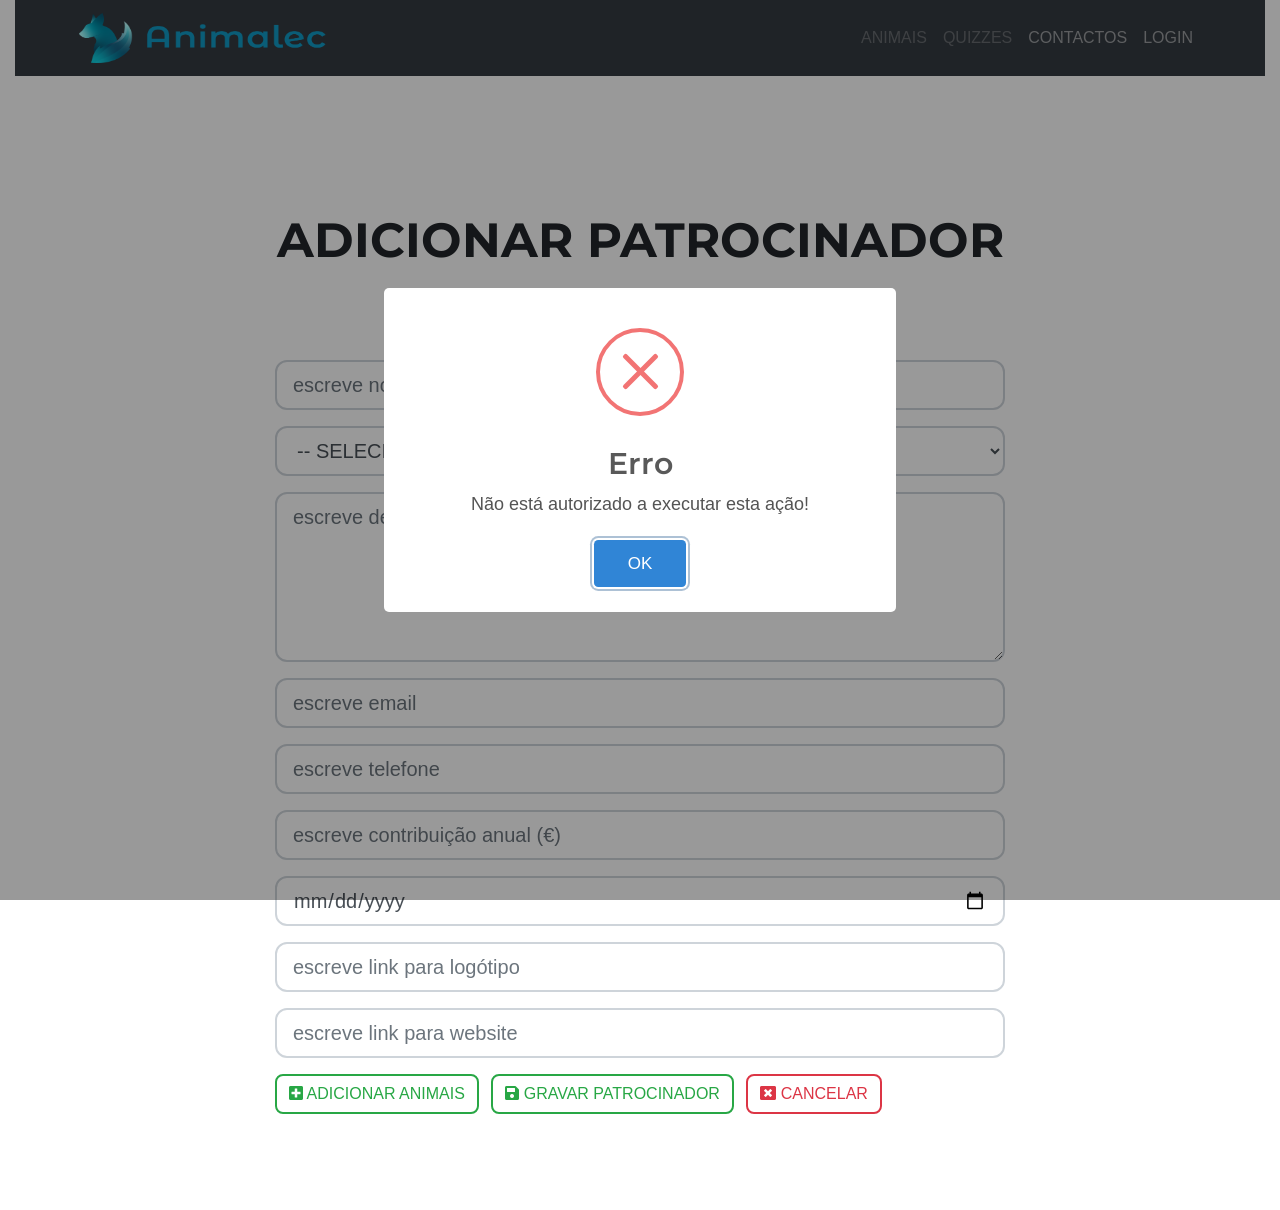
<file: prototipo/sponsor-form.html>
<!DOCTYPE html>
<html lang="pt-PT">
<head>
  <meta charset="utf-8">
  <meta http-equiv="X-UA-Compatible" content="IE=edge">
  <meta name="viewport" content="width=device-width,initial-scale=1.0">
  <link rel="icon" href="img/animalec.ico">
  <title>ANIMALEC</title>
  <link href="https://fonts.googleapis.com/css?family=Montserrat:400,700" rel="stylesheet" type="text/css">
  <link rel="stylesheet" href="https://cdnjs.cloudflare.com/ajax/libs/font-awesome/5.6.3/css/all.min.css">
  <!-- Theme CSS (igual ao public/css/animalec.css do Animalec) -->
  <link href="css/animalec.css" rel="stylesheet">
  <link href="css/prototipo.css" rel="stylesheet">
  <script src="js/sweetalert2.all.min.js" defer></script>
  <script src="js/dados.js" defer></script>
  <script src="js/app.js" defer></script>
</head>
<body data-pagina="sponsor-form">
  <a class="sr-only sr-only-focusable" href="#conteudo">Saltar para o conteúdo</a>
  <!-- App.vue -->
  <div class="container-fluid" id="app">
    <!-- NavBar.vue -->
    <header>
      <nav class="navbar navbar-dark bg-dark navbar-expand-lg" aria-label="Navegação principal">
        <a href="index.html" class="navbar-brand ml-5"><img src="img/animalec_line.png" alt="Animalec" title="Página principal do Animalec" style="width: 250px; height: 50px;"></a>
        <button type="button" aria-label="Toggle navigation" aria-controls="nav-collapse" aria-expanded="false" class="navbar-toggler"><span class="navbar-toggler-icon"></span></button>
        <div id="nav-collapse" class="navbar-collapse collapse">
          <ul class="navbar-nav ml-auto mr-5">
            <li class="nav-item"><a href="#" class="nav-link" data-fora="Animais (área do utilizador)">ANIMAIS</a></li>
            <li class="nav-item"><a href="#" class="nav-link" data-fora="Quizzes (área do utilizador)">QUIZZES</a></li>
            <li class="nav-item"><a href="index.html#contacts" class="nav-link">CONTACTOS</a></li>
            <li class="nav-item" id="nav-admin" hidden><a href="admin.html" class="nav-link">ADMIN</a></li>
            <li class="nav-item" id="nav-login"><a href="login.html" class="nav-link">LOGIN</a></li>
          </ul>
        </div>
      </nav>
    </header>
    <main id="conteudo">
      <section class="page-section">
        <div class="container">
          <!-- HeaderPage.vue -->
          <header class="container">
            <div class="row text-center"><div class="col"><h1 class="page-section-heading mt-5" id="titulo-form">ADICIONAR PATROCINADOR</h1></div></div>
            <div class="row text-center"><div class="col">
              <div class="divider-custom" aria-hidden="true"><div class="divider-custom-line"></div><div class="divider-custom-icon"><i class="fas fa-star"></i></div><div class="divider-custom-line"></div></div>
            </div></div>
          </header>
          <!--FORM-->
          <div class="row">
            <div class="col-2"></div>
            <div class="col-8">
              <form id="formulario" data-entidade="sponsors" data-lista="sponsors.html" data-nome="Patrocinador">
                <div class="form-group">
                  <label for="name" class="sr-only">Nome</label>
                  <input type="text" id="name" name="name" class="form-control form-control-lg" placeholder="escreve nome" maxlength="80" required>
                </div>
                <div class="form-group">
                  <label for="type" class="sr-only">Tipo</label>
                  <select id="type" name="type" class="form-control form-control-lg" required>
                    <option value="">-- SELECIONA TIPO --</option>
                    <option value="empresa">EMPRESA</option>
                    <option value="associacao">ASSOCIAÇÃO</option>
                    <option value="particular">PARTICULAR</option>
                  </select>
                </div>
                <div class="form-group">
                  <label for="description" class="sr-only">Descrição</label>
                  <textarea id="description" name="description" class="form-control form-control-lg" placeholder="escreve descrição" cols="30" rows="5" maxlength="300"></textarea>
                </div>
                <div class="form-group">
                  <label for="email" class="sr-only">Email</label>
                  <input type="email" id="email" name="email" class="form-control form-control-lg" placeholder="escreve email" required>
                </div>
                <div class="form-group">
                  <label for="phone" class="sr-only">Telefone</label>
                  <input type="tel" id="phone" name="phone" class="form-control form-control-lg" placeholder="escreve telefone" pattern="[0-9 +]{9,15}" title="só algarismos, espaços e +">
                </div>
                <div class="form-group">
                  <label for="amount" class="sr-only">Contribuição anual em euros</label>
                  <input type="number" id="amount" name="amount" class="form-control form-control-lg" placeholder="escreve contribuição anual (€)" min="0" step="50" required>
                </div>
                <div class="form-group">
                  <label for="date" class="sr-only">Data de início do patrocínio</label>
                  <input type="date" id="date" name="date" class="form-control form-control-lg" placeholder="escreve data de início" required title="data de início do patrocínio">
                </div>
                <div class="form-group">
                  <label for="logo" class="sr-only">Link para o logótipo</label>
                  <input type="url" id="logo" name="logo" class="form-control form-control-lg" placeholder="escreve link para logótipo" >
                </div>
                <div class="form-group">
                  <label for="website" class="sr-only">Link para o website</label>
                  <input type="url" id="website" name="website" class="form-control form-control-lg" placeholder="escreve link para website" >
                </div>
                <!-- relação N:N com Animal: mesmo padrão da lista de questões de AddQuiz.vue -->
                <fieldset>
                  <legend class="sr-only">Animais associados</legend>
                  <div id="cabecalho-animais" hidden>
                    <div class="row">
                      <div class="col-md-9"><h4>Lista de animais</h4></div>
                      <div class="col-md-3"><h4>Ações</h4></div>
                    </div>
                  </div>
                  <div id="animais"></div>
                </fieldset>
                <button type="button" class="btn btn-outline-success mr-2" id="adicionar-animal"><i class="fas fa-plus-square"></i> ADICIONAR ANIMAIS</button>
                <button type="submit" class="btn btn-outline-success mr-2" id="submeter"><i class="fas fa-save"></i> GRAVAR PATROCINADOR</button>
                <a href="sponsors.html" class="btn btn-outline-danger"><i class="fas fa-window-close"></i> CANCELAR</a>
              </form>
            </div>
            <div class="col-2"></div>
          </div>
        </div>
      </section>
    </main>
  </div>
</body>
</html>
</file>
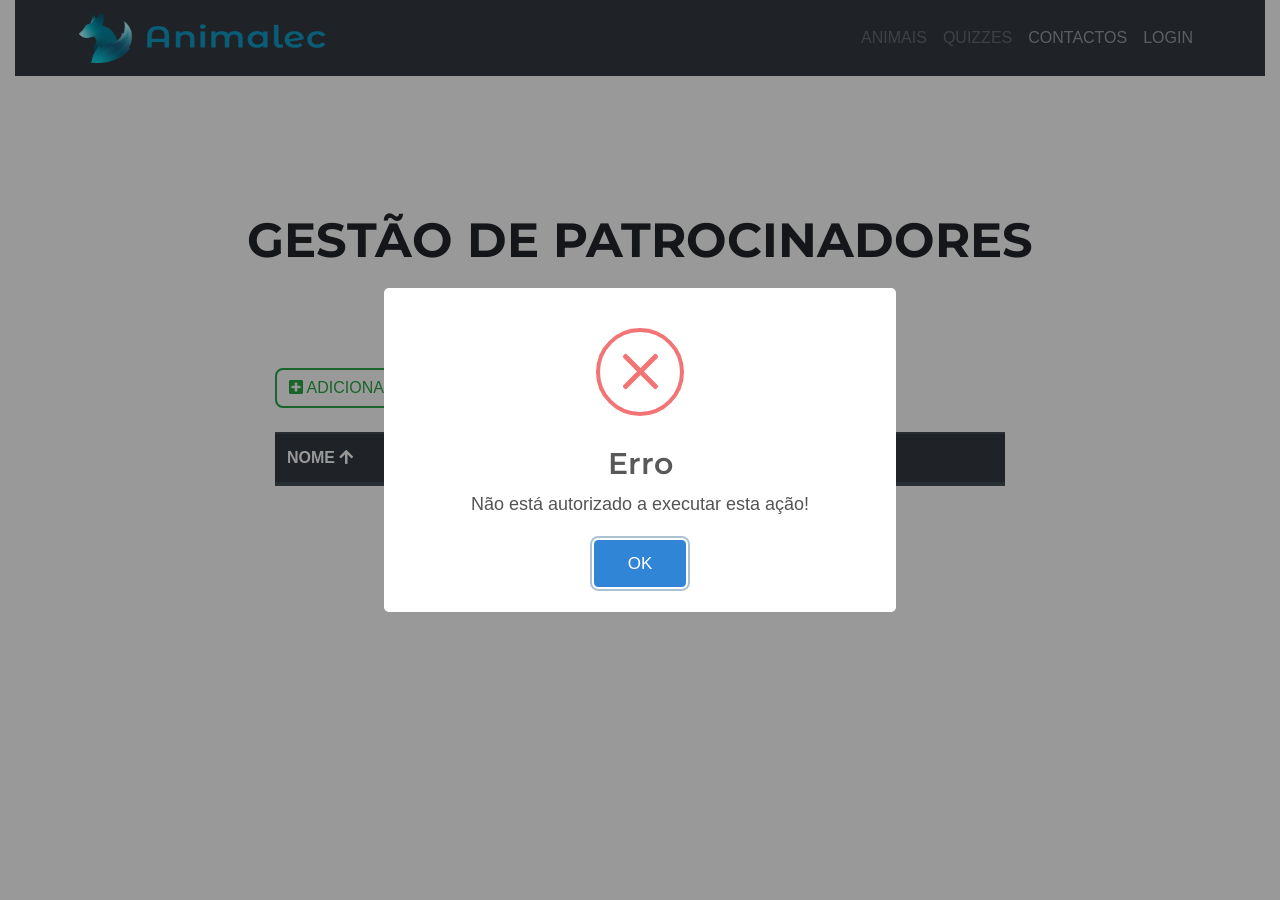
<file: prototipo/sponsors.html>
<!DOCTYPE html>
<html lang="pt-PT">
<head>
  <meta charset="utf-8">
  <meta http-equiv="X-UA-Compatible" content="IE=edge">
  <meta name="viewport" content="width=device-width,initial-scale=1.0">
  <link rel="icon" href="img/animalec.ico">
  <title>ANIMALEC</title>
  <link href="https://fonts.googleapis.com/css?family=Montserrat:400,700" rel="stylesheet" type="text/css">
  <link rel="stylesheet" href="https://cdnjs.cloudflare.com/ajax/libs/font-awesome/5.6.3/css/all.min.css">
  <!-- Theme CSS (igual ao public/css/animalec.css do Animalec) -->
  <link href="css/animalec.css" rel="stylesheet">
  <link href="css/prototipo.css" rel="stylesheet">
  <script src="js/sweetalert2.all.min.js" defer></script>
  <script src="js/dados.js" defer></script>
  <script src="js/app.js" defer></script>
</head>
<body data-pagina="sponsors">
  <a class="sr-only sr-only-focusable" href="#conteudo">Saltar para o conteúdo</a>
  <!-- App.vue -->
  <div class="container-fluid" id="app">
    <!-- NavBar.vue -->
    <header>
      <nav class="navbar navbar-dark bg-dark navbar-expand-lg" aria-label="Navegação principal">
        <a href="index.html" class="navbar-brand ml-5"><img src="img/animalec_line.png" alt="Animalec" title="Página principal do Animalec" style="width: 250px; height: 50px;"></a>
        <button type="button" aria-label="Toggle navigation" aria-controls="nav-collapse" aria-expanded="false" class="navbar-toggler"><span class="navbar-toggler-icon"></span></button>
        <div id="nav-collapse" class="navbar-collapse collapse">
          <ul class="navbar-nav ml-auto mr-5">
            <li class="nav-item"><a href="#" class="nav-link" data-fora="Animais (área do utilizador)">ANIMAIS</a></li>
            <li class="nav-item"><a href="#" class="nav-link" data-fora="Quizzes (área do utilizador)">QUIZZES</a></li>
            <li class="nav-item"><a href="index.html#contacts" class="nav-link">CONTACTOS</a></li>
            <li class="nav-item" id="nav-admin" hidden><a href="admin.html" class="nav-link">ADMIN</a></li>
            <li class="nav-item" id="nav-login"><a href="login.html" class="nav-link">LOGIN</a></li>
          </ul>
        </div>
      </nav>
    </header>
    <main id="conteudo">
      <section class="page-section">
        <div class="container">
          <!-- HeaderPage.vue -->
          <header class="container">
            <div class="row text-center"><div class="col"><h1 class="page-section-heading mt-5">GESTÃO DE PATROCINADORES</h1></div></div>
            <div class="row text-center"><div class="col">
              <div class="divider-custom" aria-hidden="true"><div class="divider-custom-line"></div><div class="divider-custom-icon"><i class="fas fa-star"></i></div><div class="divider-custom-line"></div></div>
            </div></div>
          </header>
          <!--MENU TOPO-->
          <div class="row mb-4">
            <div class="col-2"></div>
            <div class="col">
              <a href="sponsor-form.html" class="btn btn-outline-success mr-2 mt-2"><i class="fas fa-plus-square"></i> ADICIONAR PATROCINADOR </a>
              <a href="admin.html" class="btn btn-outline-info mr-2 mt-2"><i class="fas fa-bars"></i> MENU PRINCIPAL </a>
            </div>
            <div class="col-2"></div>
          </div>
          <!--TABLE-->
          <div class="row">
            <div class="col-2"></div>
            <div class="col">
              <table class="table table-striped" id="tabela">
                <caption class="sr-only">Lista de patrocinadores</caption>
                <thead class="thead-dark">
                  <tr>
                    <th scope="col" aria-sort="ascending"> NOME <i class="fas fa-arrow-up" role="button" tabindex="0" aria-label="Ordenar por nome" data-ordenar></i></th>
                    <th scope="col">TIPO</th>
                    <th scope="col">ANIMAIS</th>
                    <th scope="col">AÇÕES</th>
                  </tr>
                </thead>
                <tbody></tbody>
              </table>
            </div>
            <div class="col-2"></div>
          </div>
        </div>
      </section>
    </main>
  </div>
</body>
</html>
</file>
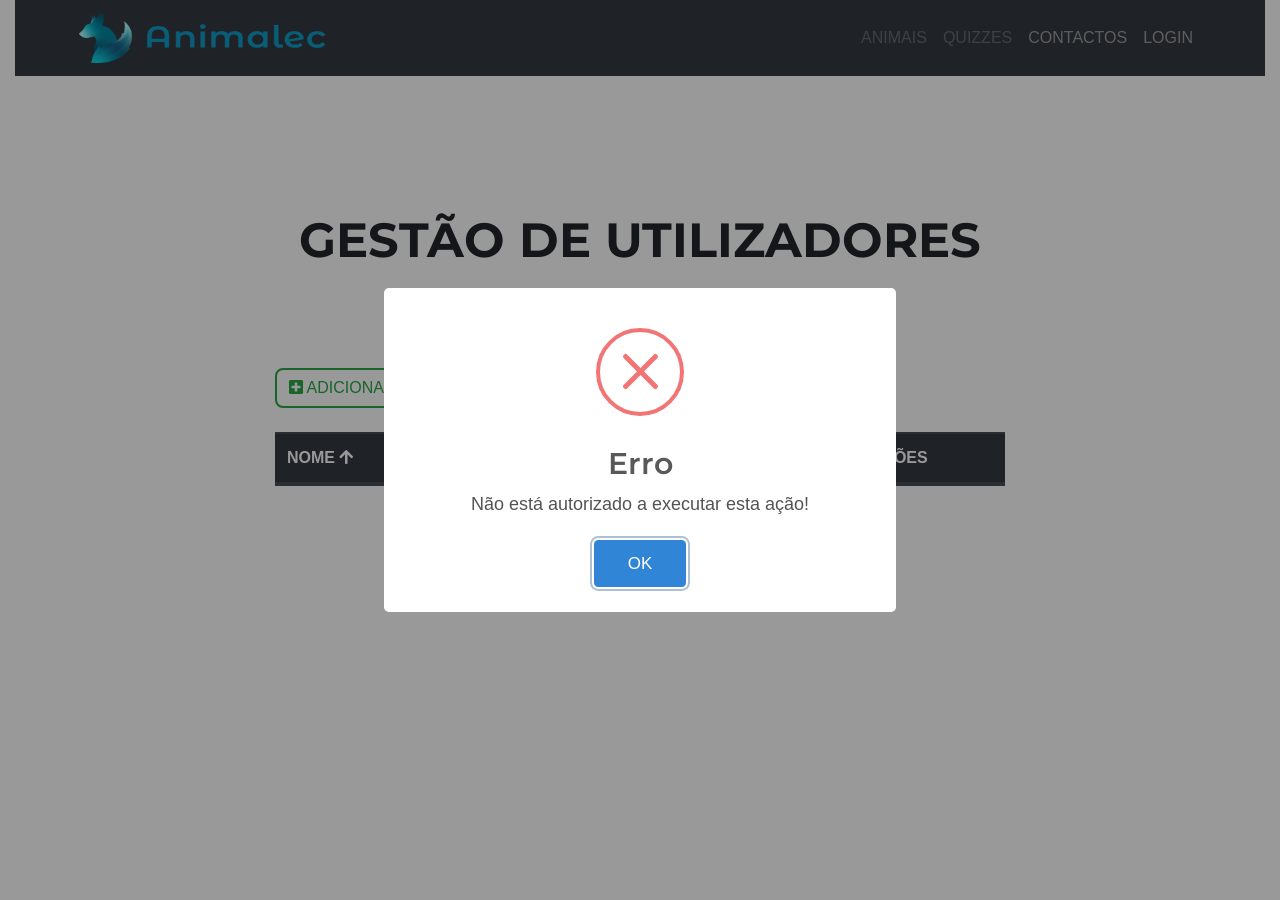
<file: prototipo/users.html>
<!DOCTYPE html>
<html lang="pt-PT">
<head>
  <meta charset="utf-8">
  <meta http-equiv="X-UA-Compatible" content="IE=edge">
  <meta name="viewport" content="width=device-width,initial-scale=1.0">
  <link rel="icon" href="img/animalec.ico">
  <title>ANIMALEC</title>
  <link href="https://fonts.googleapis.com/css?family=Montserrat:400,700" rel="stylesheet" type="text/css">
  <link rel="stylesheet" href="https://cdnjs.cloudflare.com/ajax/libs/font-awesome/5.6.3/css/all.min.css">
  <!-- Theme CSS (igual ao public/css/animalec.css do Animalec) -->
  <link href="css/animalec.css" rel="stylesheet">
  <link href="css/prototipo.css" rel="stylesheet">
  <script src="js/sweetalert2.all.min.js" defer></script>
  <script src="js/dados.js" defer></script>
  <script src="js/app.js" defer></script>
</head>
<body data-pagina="users">
  <a class="sr-only sr-only-focusable" href="#conteudo">Saltar para o conteúdo</a>
  <!-- App.vue -->
  <div class="container-fluid" id="app">
    <!-- NavBar.vue -->
    <header>
      <nav class="navbar navbar-dark bg-dark navbar-expand-lg" aria-label="Navegação principal">
        <a href="index.html" class="navbar-brand ml-5"><img src="img/animalec_line.png" alt="Animalec" title="Página principal do Animalec" style="width: 250px; height: 50px;"></a>
        <button type="button" aria-label="Toggle navigation" aria-controls="nav-collapse" aria-expanded="false" class="navbar-toggler"><span class="navbar-toggler-icon"></span></button>
        <div id="nav-collapse" class="navbar-collapse collapse">
          <ul class="navbar-nav ml-auto mr-5">
            <li class="nav-item"><a href="#" class="nav-link" data-fora="Animais (área do utilizador)">ANIMAIS</a></li>
            <li class="nav-item"><a href="#" class="nav-link" data-fora="Quizzes (área do utilizador)">QUIZZES</a></li>
            <li class="nav-item"><a href="index.html#contacts" class="nav-link">CONTACTOS</a></li>
            <li class="nav-item" id="nav-admin" hidden><a href="admin.html" class="nav-link">ADMIN</a></li>
            <li class="nav-item" id="nav-login"><a href="login.html" class="nav-link">LOGIN</a></li>
          </ul>
        </div>
      </nav>
    </header>
    <main id="conteudo">
      <section class="page-section">
        <div class="container">
          <!-- HeaderPage.vue -->
          <header class="container">
            <div class="row text-center"><div class="col"><h1 class="page-section-heading mt-5">GESTÃO DE UTILIZADORES</h1></div></div>
            <div class="row text-center"><div class="col">
              <div class="divider-custom" aria-hidden="true"><div class="divider-custom-line"></div><div class="divider-custom-icon"><i class="fas fa-star"></i></div><div class="divider-custom-line"></div></div>
            </div></div>
          </header>
          <!--MENU TOPO-->
          <div class="row mb-4">
            <div class="col-2"></div>
            <div class="col">
              <button type="button" class="btn btn-outline-success mr-2 mt-2" data-fora="ADICIONAR UTILIZADOR"><i class="fas fa-plus-square"></i> ADICIONAR UTILIZADOR </button>
              <a href="admin.html" class="btn btn-outline-info mr-2 mt-2"><i class="fas fa-bars"></i> MENU PRINCIPAL </a>
            </div>
            <div class="col-2"></div>
          </div>
          <!--TABLE-->
          <div class="row">
            <div class="col-2"></div>
            <div class="col">
              <table class="table table-striped" id="tabela">
                <caption class="sr-only">Lista de utilizadores</caption>
                <thead class="thead-dark">
                  <tr>
                    <th scope="col" aria-sort="ascending"> NOME <i class="fas fa-arrow-up" role="button" tabindex="0" aria-label="Ordenar por nome" data-ordenar></i></th>
                    <th scope="col">TIPO</th>
                    <th scope="col">DATA DE CRIAÇÃO</th>
                    <th scope="col">AÇÕES</th>
                  </tr>
                </thead>
                <tbody></tbody>
              </table>
            </div>
            <div class="col-2"></div>
          </div>
        </div>
      </section>
    </main>
  </div>
</body>
</html>
</file>
<file: prototipo/css/prototipo.css>
/*
 * Animalec – protótipo da Tarefa 3.1 b)
 * O aspeto vem do tema original (css/animalec.css = Bootstrap 4.3.1 + Freelancer 5.1.3, copiado de public/css).
 * Este ficheiro só tem o que no projeto Vue está noutros sítios:
 *  - os estilos de HeaderPage.vue (que no Vue estão em <style scoped>);
 *  - o estilo base que o bootstrap-vue.css aplica ao b-navbar (collapse).
 * Não altera o aspeto das páginas existentes.
 */

/* ---------- HeaderPage.vue (copiado de <style scoped>) ---------- */
.divider-custom { margin: 1.25rem 0 1.5rem; width: 100%; display: flex; justify-content: center; align-items: center; }
.divider-custom .divider-custom-line { width: 100%; max-width: 7rem; height: 0.25rem; background-color: #2c3e50; border-radius: 1rem; border-color: #2c3e50 !important; }
.divider-custom .divider-custom-line:first-child { margin-right: 1rem; }
.divider-custom .divider-custom-line:last-child { margin-left: 1rem; }
.divider-custom .divider-custom-icon { color: #2c3e50 !important; font-size: 2rem; }
.divider-custom.divider-light .divider-custom-line { background-color: #fff; }
.divider-custom.divider-light .divider-custom-icon { color: #fff !important; }

/* o título do HeaderPage é <h1> no protótipo (em vez de <h2>) mas mantém o tamanho do original */
h1.page-section-heading { font-size: 2.25rem; line-height: 2rem; }
@media (min-width: 992px) { h1.page-section-heading { font-size: 3rem; line-height: 2.5rem; } }

/* ---------- ListQuestions.vue: cores das respostas no VER ---------- */
.green { color: green; }
.red { color: red; }
</file>
